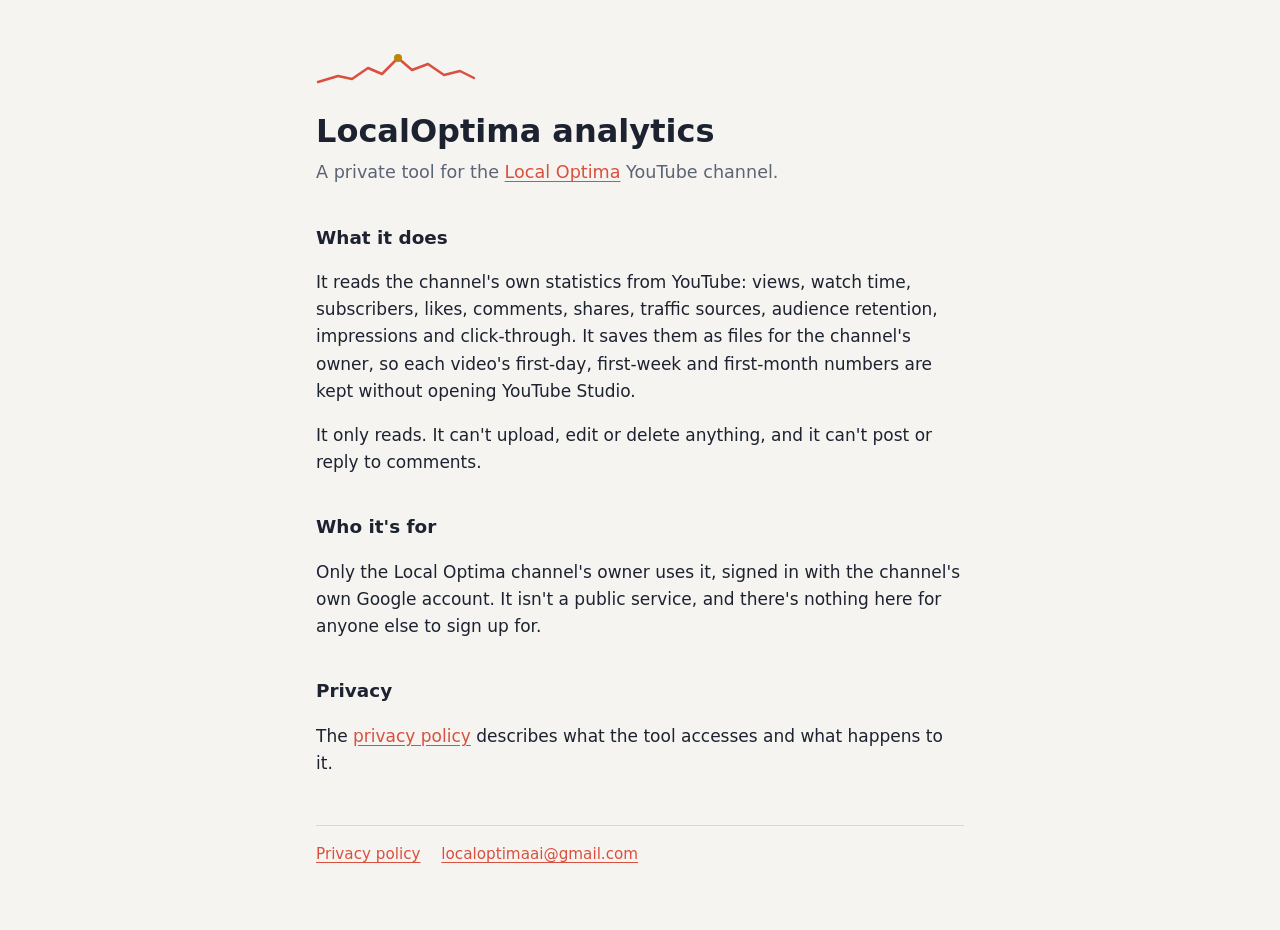
<file: index.html>
<!doctype html>
<html lang="en">
<head>
  <meta charset="utf-8">
  <meta name="viewport" content="width=device-width, initial-scale=1">
  <title>LocalOptima analytics</title>
  <meta name="description" content="A private tool that records the Local Optima YouTube channel's own statistics.">
  <link rel="stylesheet" href="style.css">
</head>
<body>
  <main>
    <svg class="ridge" viewBox="0 0 160 40" aria-hidden="true">
      <polyline points="2,34 22,28 36,31 52,20 66,26 82,10 96,22 112,16 128,27 144,23 158,30"/>
      <circle cx="82" cy="10" r="4"/>
    </svg>

    <h1>LocalOptima analytics</h1>
    <p class="lede">A private tool for the <a href="https://www.youtube.com/channel/UCXUiP6el7fGGa_sl_ISaA9g">Local Optima</a> YouTube channel.</p>

    <h2>What it does</h2>
    <p>It reads the channel's own statistics from YouTube: views, watch time, subscribers, likes, comments, shares, traffic sources, audience retention, impressions and click-through. It saves them as files for the channel's owner, so each video's first-day, first-week and first-month numbers are kept without opening YouTube Studio.</p>
    <p>It only reads. It can't upload, edit or delete anything, and it can't post or reply to comments.</p>

    <h2>Who it's for</h2>
    <p>Only the Local Optima channel's owner uses it, signed in with the channel's own Google account. It isn't a public service, and there's nothing here for anyone else to sign up for.</p>

    <h2>Privacy</h2>
    <p>The <a href="https://pdudleydev.github.io/localoptima-analytics/privacy.html">privacy policy</a> describes what the tool accesses and what happens to it.</p>

    <footer>
      <a href="https://pdudleydev.github.io/localoptima-analytics/privacy.html">Privacy policy</a>
      <a href="mailto:localoptimaai@gmail.com">localoptimaai@gmail.com</a>
    </footer>
  </main>
</body>
</html>
</file>
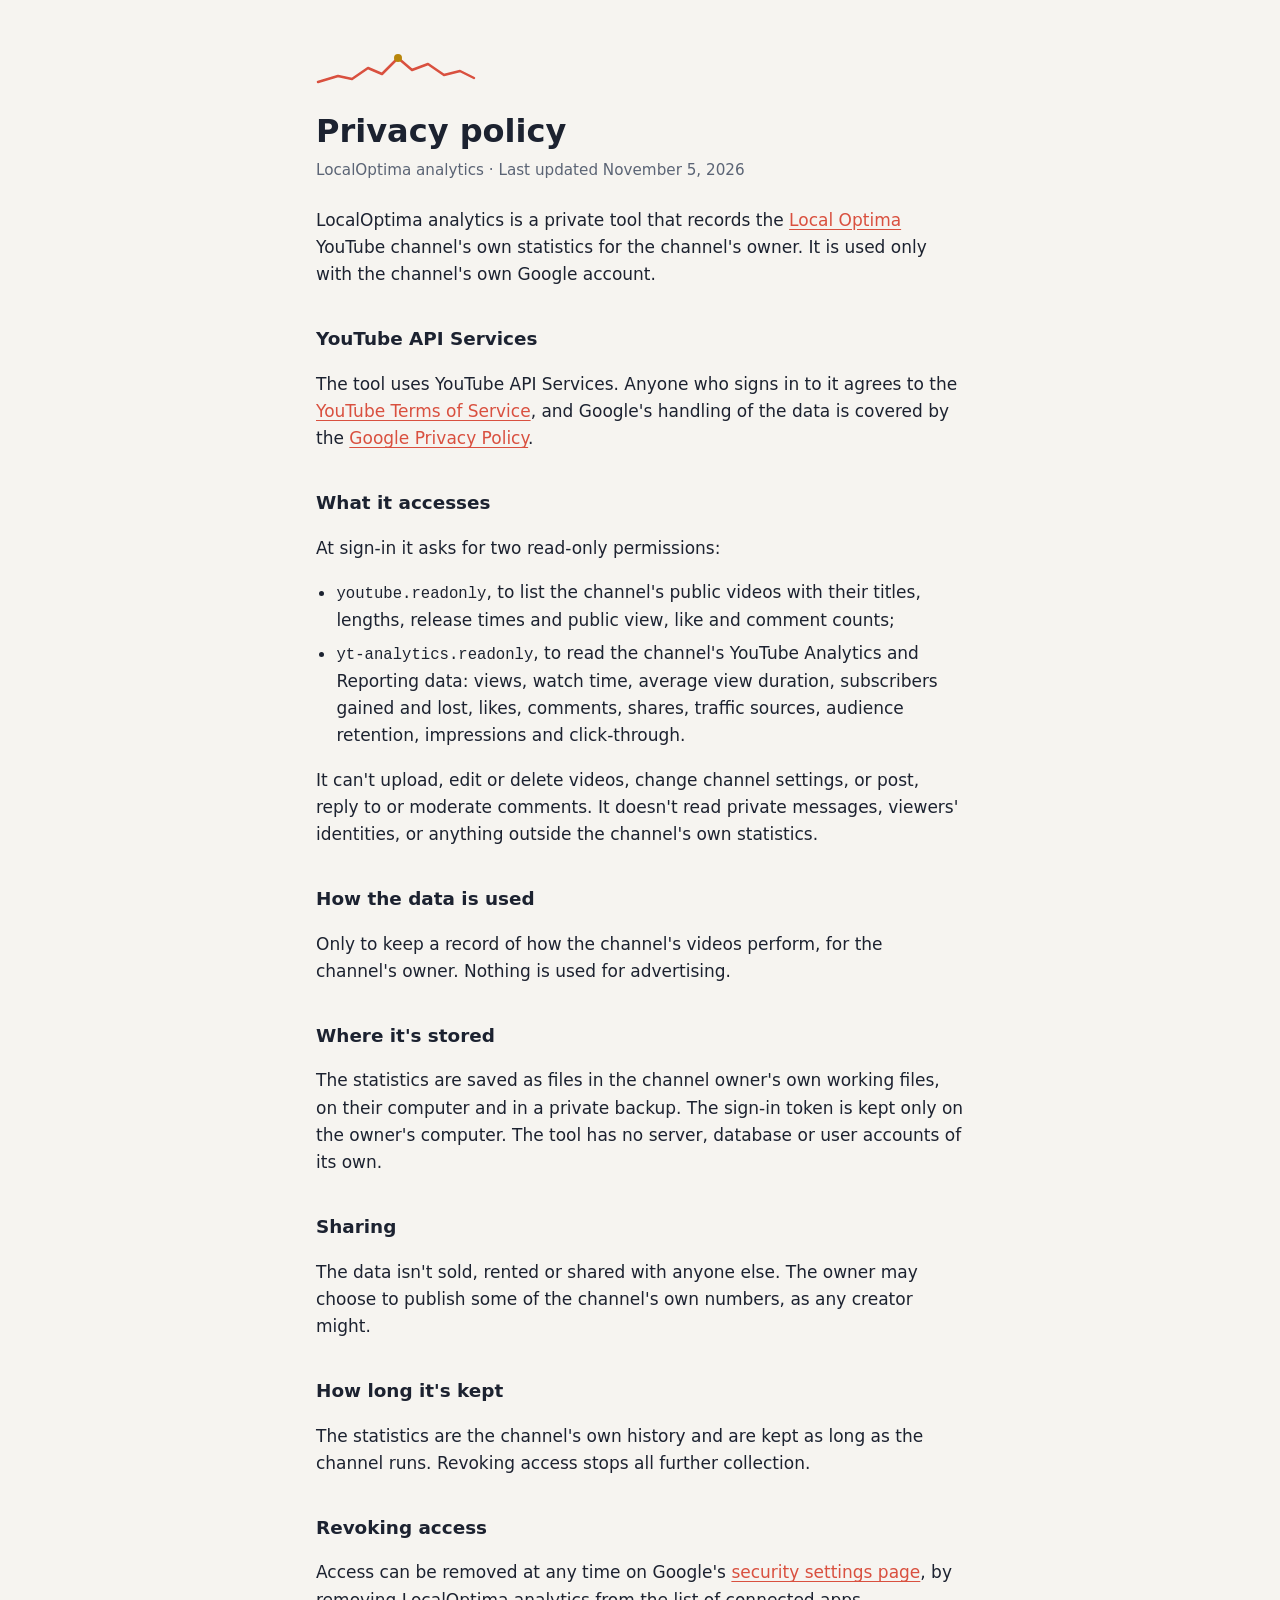
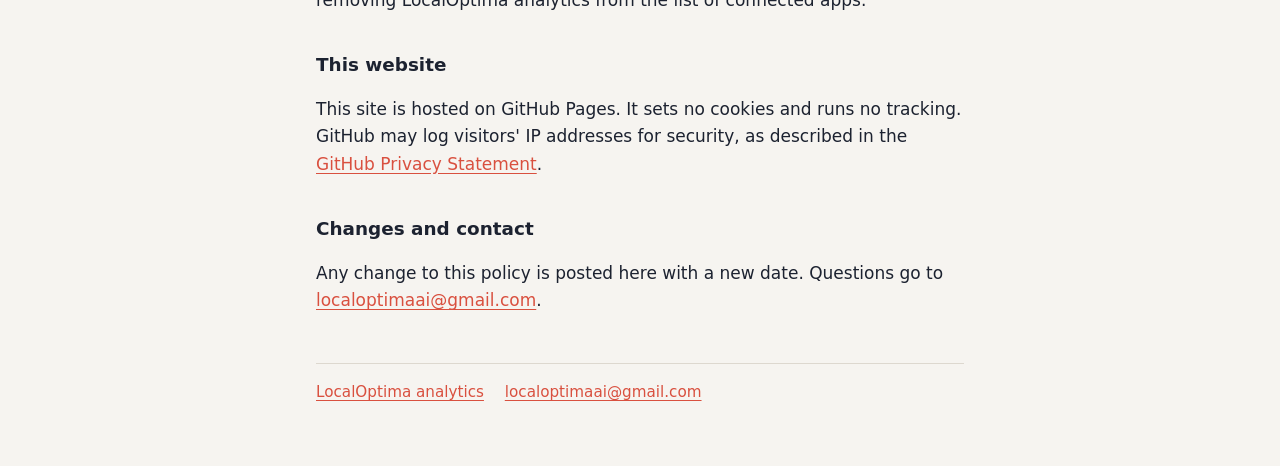
<file: privacy.html>
<!doctype html>
<html lang="en">
<head>
  <meta charset="utf-8">
  <meta name="viewport" content="width=device-width, initial-scale=1">
  <title>Privacy policy · LocalOptima analytics</title>
  <meta name="description" content="What LocalOptima analytics accesses, what it does with it, and how to revoke access.">
  <link rel="stylesheet" href="style.css">
</head>
<body>
  <main>
    <svg class="ridge" viewBox="0 0 160 40" aria-hidden="true">
      <polyline points="2,34 22,28 36,31 52,20 66,26 82,10 96,22 112,16 128,27 144,23 158,30"/>
      <circle cx="82" cy="10" r="4"/>
    </svg>

    <h1>Privacy policy</h1>
    <p class="updated">LocalOptima analytics · Last updated November 5, 2026</p>

    <p>LocalOptima analytics is a private tool that records the <a href="https://www.youtube.com/channel/UCXUiP6el7fGGa_sl_ISaA9g">Local Optima</a> YouTube channel's own statistics for the channel's owner. It is used only with the channel's own Google account.</p>

    <h2>YouTube API Services</h2>
    <p>The tool uses YouTube API Services. Anyone who signs in to it agrees to the <a href="https://www.youtube.com/t/terms">YouTube Terms of Service</a>, and Google's handling of the data is covered by the <a href="https://policies.google.com/privacy">Google Privacy Policy</a>.</p>

    <h2>What it accesses</h2>
    <p>At sign-in it asks for two read-only permissions:</p>
    <ul>
      <li><code>youtube.readonly</code>, to list the channel's public videos with their titles, lengths, release times and public view, like and comment counts;</li>
      <li><code>yt-analytics.readonly</code>, to read the channel's YouTube Analytics and Reporting data: views, watch time, average view duration, subscribers gained and lost, likes, comments, shares, traffic sources, audience retention, impressions and click-through.</li>
    </ul>
    <p>It can't upload, edit or delete videos, change channel settings, or post, reply to or moderate comments. It doesn't read private messages, viewers' identities, or anything outside the channel's own statistics.</p>

    <h2>How the data is used</h2>
    <p>Only to keep a record of how the channel's videos perform, for the channel's owner. Nothing is used for advertising.</p>

    <h2>Where it's stored</h2>
    <p>The statistics are saved as files in the channel owner's own working files, on their computer and in a private backup. The sign-in token is kept only on the owner's computer. The tool has no server, database or user accounts of its own.</p>

    <h2>Sharing</h2>
    <p>The data isn't sold, rented or shared with anyone else. The owner may choose to publish some of the channel's own numbers, as any creator might.</p>

    <h2>How long it's kept</h2>
    <p>The statistics are the channel's own history and are kept as long as the channel runs. Revoking access stops all further collection.</p>

    <h2>Revoking access</h2>
    <p>Access can be removed at any time on Google's <a href="https://security.google.com/settings/security/permissions">security settings page</a>, by removing LocalOptima analytics from the list of connected apps.</p>

    <h2>This website</h2>
    <p>This site is hosted on GitHub Pages. It sets no cookies and runs no tracking. GitHub may log visitors' IP addresses for security, as described in the <a href="https://docs.github.com/en/site-policy/privacy-policies/github-general-privacy-statement">GitHub Privacy Statement</a>.</p>

    <h2>Changes and contact</h2>
    <p>Any change to this policy is posted here with a new date. Questions go to <a href="mailto:localoptimaai@gmail.com">localoptimaai@gmail.com</a>.</p>

    <footer>
      <a href="https://pdudleydev.github.io/localoptima-analytics/">LocalOptima analytics</a>
      <a href="mailto:localoptimaai@gmail.com">localoptimaai@gmail.com</a>
    </footer>
  </main>
</body>
</html>
</file>
<file: style.css>
:root {
  --bg: #f6f4f0;
  --text: #1c2230;
  --muted: #5b6475;
  --accent: #d9503f;
  --gold: #b8860b;
  --rule: #ddd8cf;
}

@media (prefers-color-scheme: dark) {
  :root {
    --bg: #0e1422;
    --text: #e7e9ee;
    --muted: #9aa3b5;
    --accent: #ff7a66;
    --gold: #f2c14e;
    --rule: #263048;
  }
}

* { box-sizing: border-box; }

body {
  margin: 0;
  background: var(--bg);
  color: var(--text);
  font: 17px/1.6 system-ui, -apple-system, "Segoe UI", Roboto, sans-serif;
}

main {
  max-width: 680px;
  margin: 0 auto;
  padding: 48px 16px 64px;
}

.ridge { display: block; width: 160px; height: 40px; margin-bottom: 24px; }
.ridge polyline { fill: none; stroke: var(--accent); stroke-width: 2.5; stroke-linejoin: round; stroke-linecap: round; }
.ridge circle { fill: var(--gold); }

h1 { font-size: 2rem; line-height: 1.2; margin: 0 0 8px; }
h2 { font-size: 1.15rem; margin: 36px 0 8px; }
.lede { color: var(--muted); margin: 0 0 32px; font-size: 1.1rem; }
.updated { color: var(--muted); font-size: 0.95rem; margin: 0 0 24px; }

a { color: var(--accent); text-underline-offset: 3px; }
code { font-size: 0.92em; overflow-wrap: anywhere; }
ul { padding-left: 1.2em; }
li { margin: 6px 0; }

footer {
  margin-top: 48px;
  padding-top: 16px;
  border-top: 1px solid var(--rule);
  color: var(--muted);
  font-size: 0.95rem;
}
footer a { margin-right: 16px; }
</file>
